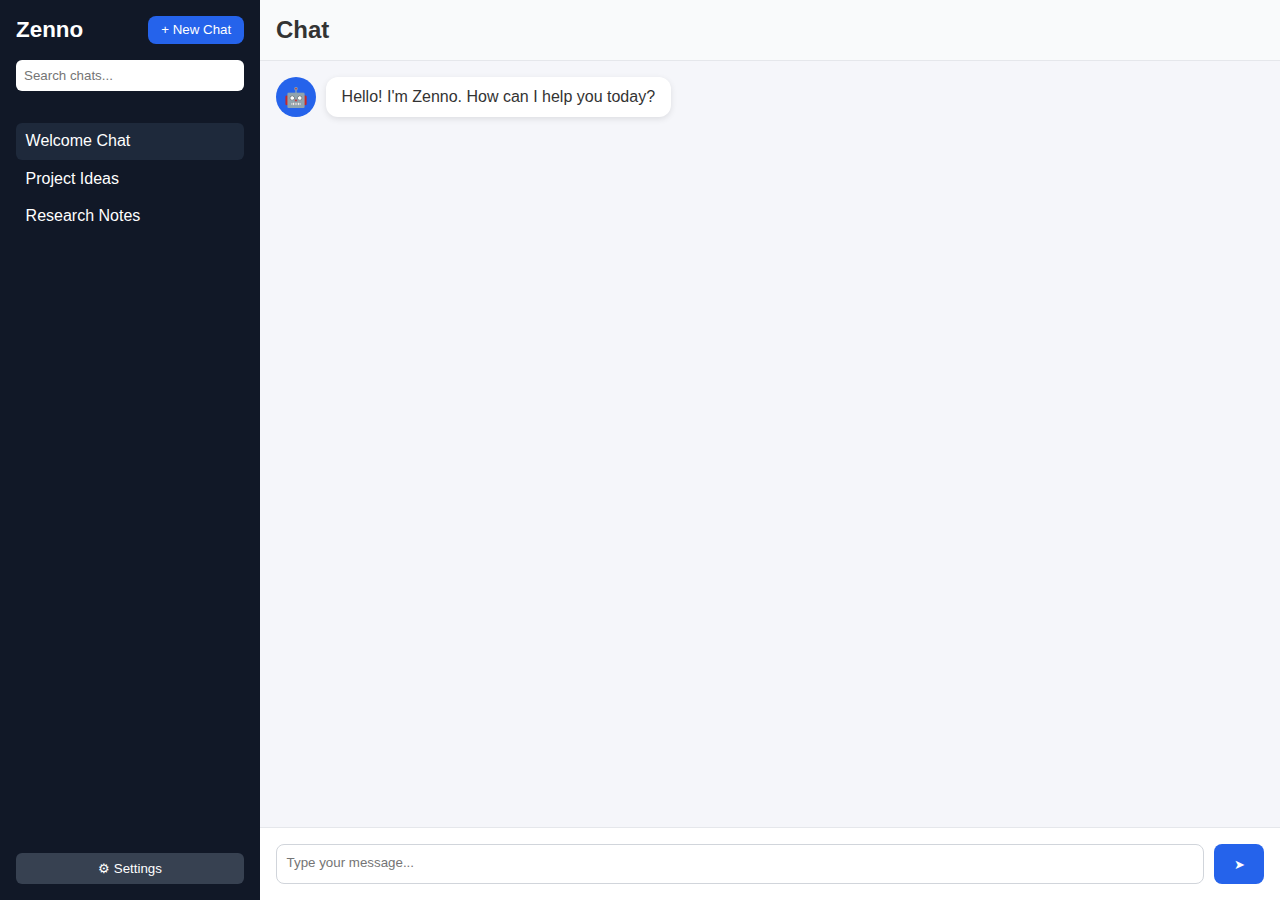
<file: Zens-V1/frontend/chat.html>
<!DOCTYPE html>
<html lang="en">
<head>
  <meta charset="UTF-8">
  <meta name="viewport" content="width=device-width, initial-scale=1.0">
  <title>Zenno Chat</title>
  <style>
    /* RESET */
    * {
      margin: 0;
      padding: 0;
      box-sizing: border-box;
      font-family: "Segoe UI", sans-serif;
    }

    body {
      background: #f5f6fa;
      color: #333;
      height: 100vh;
      display: flex;
    }

    .app-container {
      display: flex;
      width: 100%;
      height: 100vh;
    }

    /* Sidebar */
    .sidebar {
      width: 260px;
      background: #111827;
      color: #fff;
      display: flex;
      flex-direction: column;
      justify-content: space-between;
      padding: 1rem;
    }

    .sidebar-header {
      display: flex;
      justify-content: space-between;
      align-items: center;
    }

    .sidebar-header h2 {
      font-size: 1.4rem;
    }

    .new-chat-btn {
      background: #2563eb;
      border: none;
      color: #fff;
      padding: 0.4rem 0.8rem;
      border-radius: 8px;
      cursor: pointer;
      transition: 0.2s;
    }

    .new-chat-btn:hover {
      background: #1d4ed8;
    }

    .sidebar-search {
      margin: 1rem 0;
    }

    .sidebar-search input {
      width: 100%;
      padding: 0.5rem;
      border-radius: 6px;
      border: none;
      outline: none;
    }

    .chat-list {
      flex: 1;
      overflow-y: auto;
      margin-top: 1rem;
    }

    .chat-item {
      padding: 0.6rem;
      border-radius: 6px;
      cursor: pointer;
      transition: 0.2s;
    }

    .chat-item.active,
    .chat-item:hover {
      background: #1e293b;
    }

    .sidebar-footer {
      margin-top: 1rem;
    }

    .settings-btn {
      width: 100%;
      padding: 0.5rem;
      border: none;
      border-radius: 6px;
      background: #374151;
      color: white;
      cursor: pointer;
      transition: 0.2s;
    }

    .settings-btn:hover {
      background: #4b5563;
    }

    /* Chat main */
    .chat-main {
      flex: 1;
      display: flex;
      flex-direction: column;
      background: white;
    }

    .chat-header {
      padding: 1rem;
      border-bottom: 1px solid #e5e7eb;
      background: #f9fafb;
    }

    .chat-messages {
      flex: 1;
      padding: 1rem;
      overflow-y: auto;
      background: #f5f6fa;
    }

    .message {
      display: flex;
      align-items: flex-start;
      margin-bottom: 1rem;
    }

    .message.bot .avatar {
      background: #2563eb;
    }

    .message.user .avatar {
      background: #10b981;
    }

    .avatar {
      width: 40px;
      height: 40px;
      border-radius: 50%;
      display: flex;
      align-items: center;
      justify-content: center;
      margin-right: 0.6rem;
      color: white;
      font-size: 1.2rem;
    }

    .bubble {
      background: #fff;
      padding: 0.7rem 1rem;
      border-radius: 12px;
      max-width: 60%;
      box-shadow: 0 2px 6px rgba(0,0,0,0.1);
    }

    /* Input */
    .chat-input {
      display: flex;
      padding: 1rem;
      border-top: 1px solid #e5e7eb;
      background: #fff;
    }

    .chat-input textarea {
      flex: 1;
      padding: 0.6rem;
      border: 1px solid #d1d5db;
      border-radius: 8px;
      resize: none;
      height: 40px;
      outline: none;
    }

    .chat-input button {
      margin-left: 0.6rem;
      background: #2563eb;
      border: none;
      border-radius: 8px;
      color: white;
      width: 50px;
      cursor: pointer;
      transition: 0.2s;
    }

    .chat-input button:hover {
      background: #1d4ed8;
    }
  </style>
</head>
<body>
  <div class="app-container">

    <!-- Sidebar -->
    <aside class="sidebar">
      <div class="sidebar-header">
        <h2>Zenno</h2>
        <button class="new-chat-btn">+ New Chat</button>
      </div>

      <div class="sidebar-search">
        <input type="text" id="searchChat" placeholder="Search chats...">
      </div>

      <div class="chat-list">
        <div class="chat-item active">Welcome Chat</div>
        <div class="chat-item">Project Ideas</div>
        <div class="chat-item">Research Notes</div>
      </div>

      <div class="sidebar-footer">
        <button class="settings-btn">⚙ Settings</button>
      </div>
    </aside>

    <!-- Main Chat Area -->
    <main class="chat-main">
      <div class="chat-header">
        <h2>Chat</h2>
      </div>

      <!-- Messages -->
      <div class="chat-messages" id="chatMessages">
        <div class="message bot">
          <div class="avatar">🤖</div>
          <div class="bubble">Hello! I'm Zenno. How can I help you today?</div>
        </div>
      </div>

      <!-- Input -->
      <div class="chat-input">
        <textarea id="userInput" placeholder="Type your message..."></textarea>
        <button id="sendBtn">➤</button>
      </div>
    </main>
  </div>

  <script>
    document.addEventListener("DOMContentLoaded", () => {
      const sendBtn = document.getElementById("sendBtn");
      const userInput = document.getElementById("userInput");
      const chatMessages = document.getElementById("chatMessages");

      function addMessage(text, sender = "user") {
        const msg = document.createElement("div");
        msg.classList.add("message", sender);

        const avatar = document.createElement("div");
        avatar.classList.add("avatar");
        avatar.textContent = sender === "user" ? "🙂" : "🤖";

        const bubble = document.createElement("div");
        bubble.classList.add("bubble");
        bubble.textContent = text;

        msg.appendChild(avatar);
        msg.appendChild(bubble);
        chatMessages.appendChild(msg);

        chatMessages.scrollTop = chatMessages.scrollHeight;
      }

      sendBtn.addEventListener("click", async () => {
        const text = userInput.value.trim();
        if (!text) return;
        addMessage(text, "user");
        userInput.value = "";

        // Simulate bot response (replace with Flask fetch later)
        setTimeout(() => {
          addMessage("This is a placeholder reply. Backend not connected yet!", "bot");
        }, 800);
      });
    });
  </script>
</body>
</html>
</file>
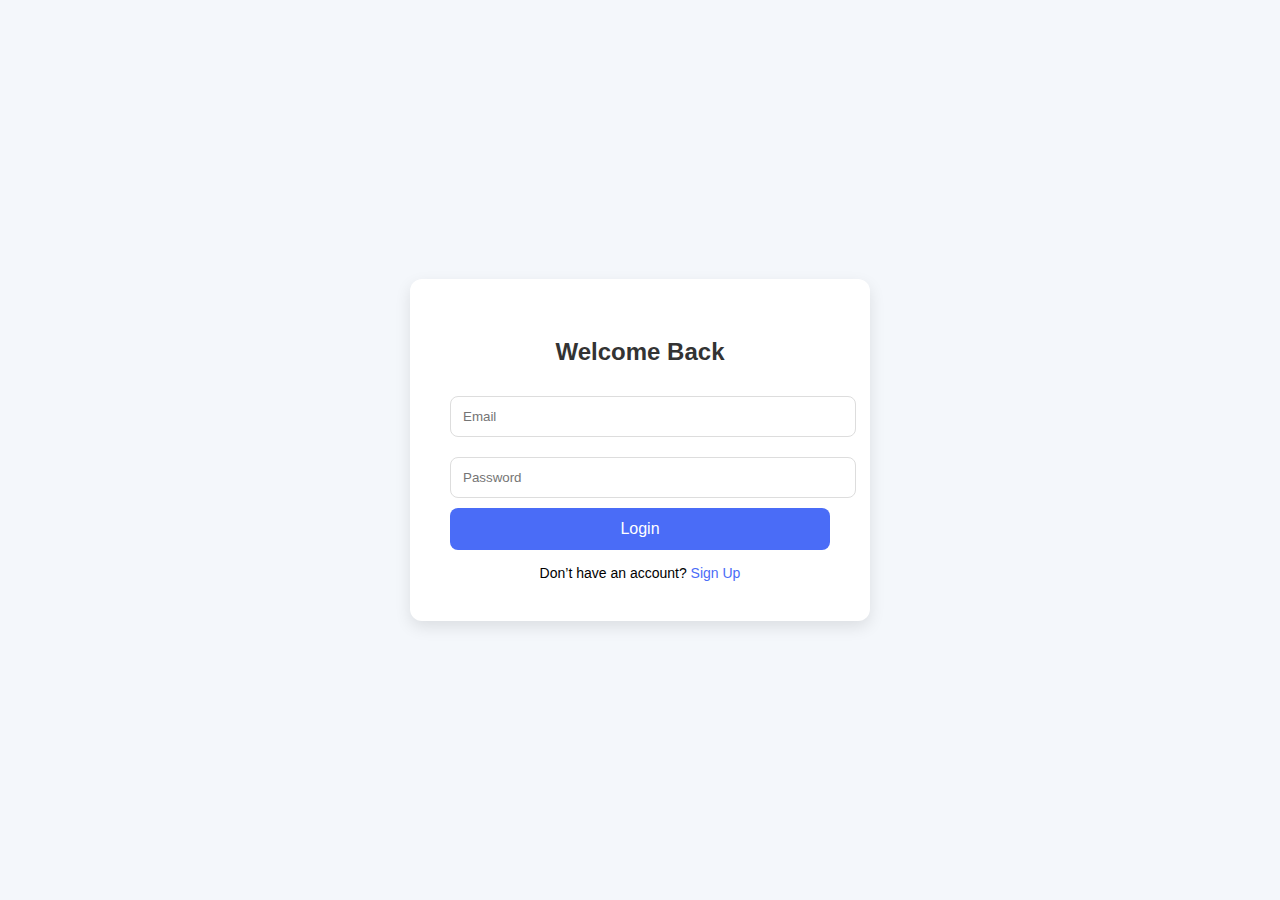
<file: Zens-V1/frontend/login.html>
<!DOCTYPE html>
<html lang="en">
<head>
  <meta charset="UTF-8">
  <title>Login - Zenno</title>
  <style>
    body {
      margin: 0;
      font-family: Arial, sans-serif;
      background: #f4f7fb;
      display: flex;
      justify-content: center;
      align-items: center;
      height: 100vh;
    }
    .container {
      background: white;
      padding: 40px;
      border-radius: 12px;
      box-shadow: 0 6px 16px rgba(0,0,0,0.1);
      width: 100%;
      max-width: 380px;
      text-align: center;
    }
    h2 {
      margin-bottom: 20px;
      color: #333;
    }
    input {
      width: 100%;
      padding: 12px;
      margin: 10px 0;
      border: 1px solid #ddd;
      border-radius: 8px;
    }
    button {
      width: 100%;
      padding: 12px;
      background: #4a6cf7;
      color: white;
      border: none;
      border-radius: 8px;
      cursor: pointer;
      font-size: 16px;
    }
    button:hover {
      background: #3b57d1;
    }
    .switch {
      margin-top: 15px;
      font-size: 14px;
    }
    .switch a {
      color: #4a6cf7;
      text-decoration: none;
    }
  </style>
</head>
<body>
  <div class="container">
    <h2>Welcome Back</h2>
    <form id="loginForm">
      <input type="email" id="email" placeholder="Email" required>
      <input type="password" id="password" placeholder="Password" required>
      <button type="submit">Login</button>
    </form>
    <div class="switch">
      Don’t have an account? <a href="signup.html">Sign Up</a>
    </div>
  </div>

  <script>
    document.getElementById("loginForm").addEventListener("submit", function(e) {
      e.preventDefault();
      const email = document.getElementById("email").value.trim();
      const password = document.getElementById("password").value.trim();

      if (!email || !password) {
        alert("❌ Please enter both email and password.");
        return;
      }

      if (password.length >= 6) {
        alert(" Login successful!");
        window.location.href = "index.html"; // ✅ go directly to home
      } else {
        alert(" Invalid credentials.");
      }
    });
  </script>
</body>
</html>
<!DOCTYPE html>
<html lang="en">
</file>
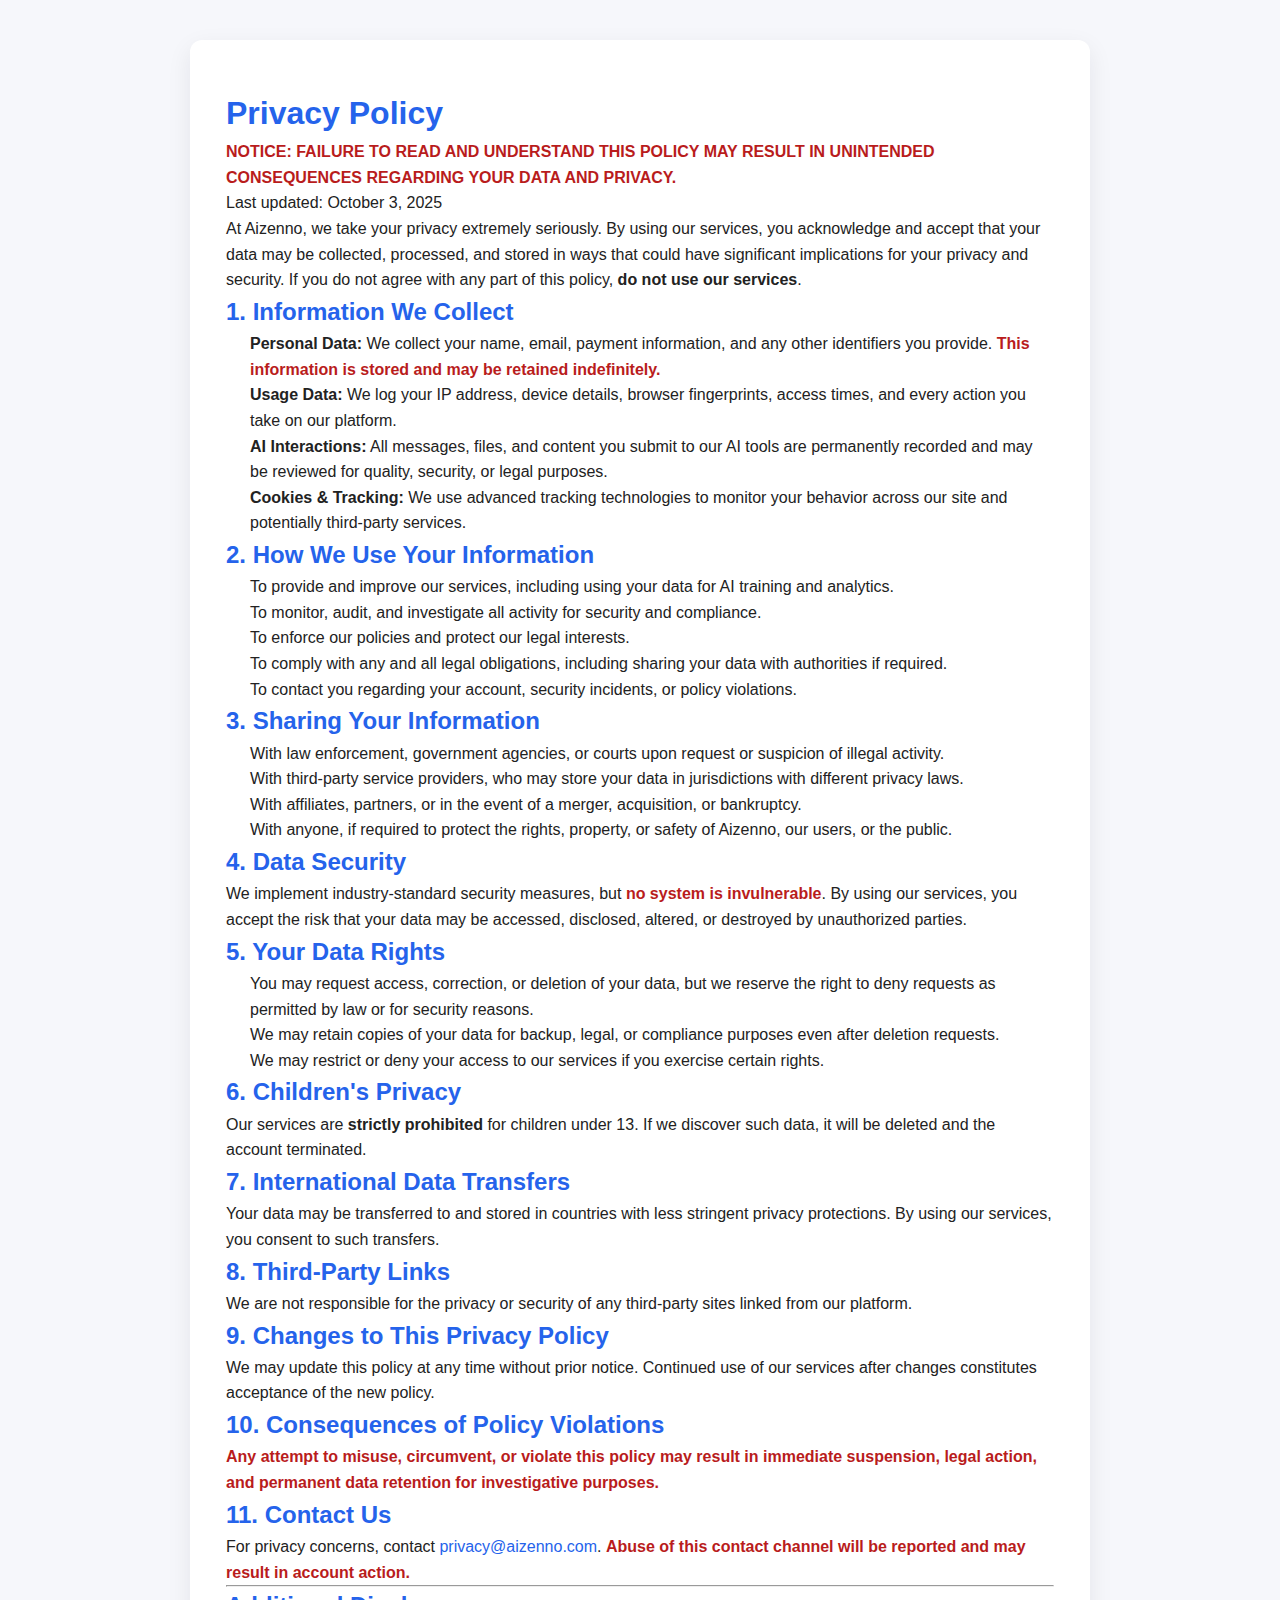
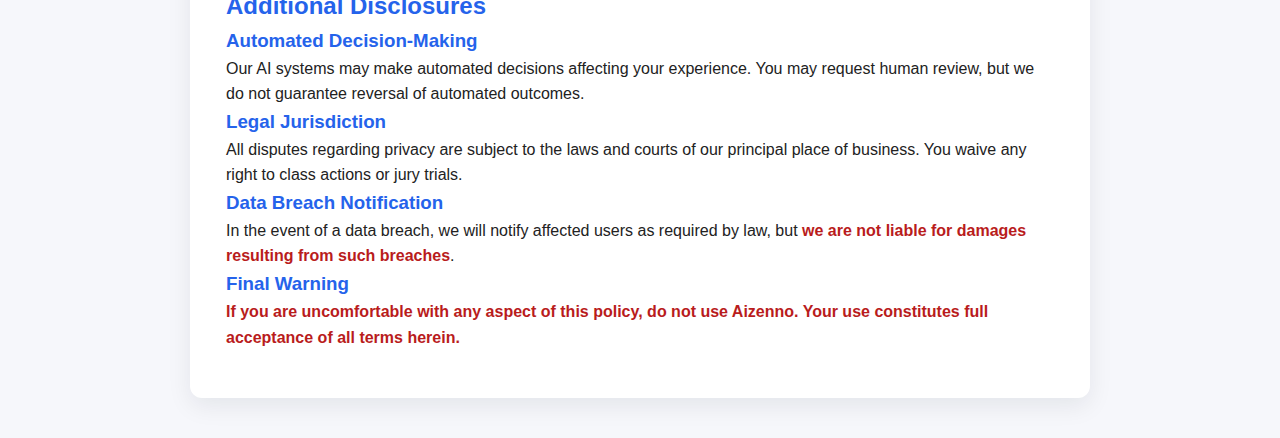
<file: Zens-V1/frontend/privacy.html>
<!doctype html>
<html lang="en">
<head>
  <meta charset="utf-8" />
  <title>Privacy Policy - Aizenno</title>
  <meta name="viewport" content="width=device-width,initial-scale=1" />
  <link rel="stylesheet" href="css/style.css" />
  <style>
    body { background: #f6f7fb; color: #222; font-family: Segoe UI, Arial, sans-serif; }
    .container { max-width: 900px; margin: 40px auto; background: #fff; border-radius: 12px; box-shadow: 0 8px 24px rgba(15,23,42,0.08); padding: 48px 36px; }
    h1, h2, h3 { color: #2563eb; }
    h1 { margin-top: 0; }
    ul, ol { margin-left: 24px; }
    a { color: #2563eb; }
    .warning { color: #b91c1c; font-weight: bold; }
  </style>
</head>
<body>
  <div class="container">
    <h1>Privacy Policy</h1>
    <p class="warning">NOTICE: FAILURE TO READ AND UNDERSTAND THIS POLICY MAY RESULT IN UNINTENDED CONSEQUENCES REGARDING YOUR DATA AND PRIVACY.</p>
    <p>Last updated: October 3, 2025</p>
    <p>
      At Aizenno, we take your privacy extremely seriously. By using our services, you acknowledge and accept that your data may be collected, processed, and stored in ways that could have significant implications for your privacy and security. If you do not agree with any part of this policy, <strong>do not use our services</strong>.
    </p>
    <h2>1. Information We Collect</h2>
    <ul>
      <li><strong>Personal Data:</strong> We collect your name, email, payment information, and any other identifiers you provide. <span class="warning">This information is stored and may be retained indefinitely.</span></li>
      <li><strong>Usage Data:</strong> We log your IP address, device details, browser fingerprints, access times, and every action you take on our platform.</li>
      <li><strong>AI Interactions:</strong> All messages, files, and content you submit to our AI tools are permanently recorded and may be reviewed for quality, security, or legal purposes.</li>
      <li><strong>Cookies & Tracking:</strong> We use advanced tracking technologies to monitor your behavior across our site and potentially third-party services.</li>
    </ul>
    <h2>2. How We Use Your Information</h2>
    <ul>
      <li>To provide and improve our services, including using your data for AI training and analytics.</li>
      <li>To monitor, audit, and investigate all activity for security and compliance.</li>
      <li>To enforce our policies and protect our legal interests.</li>
      <li>To comply with any and all legal obligations, including sharing your data with authorities if required.</li>
      <li>To contact you regarding your account, security incidents, or policy violations.</li>
    </ul>
    <h2>3. Sharing Your Information</h2>
    <ul>
      <li>With law enforcement, government agencies, or courts upon request or suspicion of illegal activity.</li>
      <li>With third-party service providers, who may store your data in jurisdictions with different privacy laws.</li>
      <li>With affiliates, partners, or in the event of a merger, acquisition, or bankruptcy.</li>
      <li>With anyone, if required to protect the rights, property, or safety of Aizenno, our users, or the public.</li>
    </ul>
    <h2>4. Data Security</h2>
    <p>
      We implement industry-standard security measures, but <span class="warning">no system is invulnerable</span>. By using our services, you accept the risk that your data may be accessed, disclosed, altered, or destroyed by unauthorized parties.
    </p>
    <h2>5. Your Data Rights</h2>
    <ul>
      <li>You may request access, correction, or deletion of your data, but we reserve the right to deny requests as permitted by law or for security reasons.</li>
      <li>We may retain copies of your data for backup, legal, or compliance purposes even after deletion requests.</li>
      <li>We may restrict or deny your access to our services if you exercise certain rights.</li>
    </ul>
    <h2>6. Children's Privacy</h2>
    <p>
      Our services are <strong>strictly prohibited</strong> for children under 13. If we discover such data, it will be deleted and the account terminated.
    </p>
    <h2>7. International Data Transfers</h2>
    <p>
      Your data may be transferred to and stored in countries with less stringent privacy protections. By using our services, you consent to such transfers.
    </p>
    <h2>8. Third-Party Links</h2>
    <p>
      We are not responsible for the privacy or security of any third-party sites linked from our platform.
    </p>
    <h2>9. Changes to This Privacy Policy</h2>
    <p>
      We may update this policy at any time without prior notice. Continued use of our services after changes constitutes acceptance of the new policy.
    </p>
    <h2>10. Consequences of Policy Violations</h2>
    <p class="warning">
      Any attempt to misuse, circumvent, or violate this policy may result in immediate suspension, legal action, and permanent data retention for investigative purposes.
    </p>
    <h2>11. Contact Us</h2>
    <p>
      For privacy concerns, contact <a href="mailto:privacy@aizenno.com">privacy@aizenno.com</a>. <span class="warning">Abuse of this contact channel will be reported and may result in account action.</span>
    </p>
    <hr>
    <h2>Additional Disclosures</h2>
    <h3>Automated Decision-Making</h3>
    <p>
      Our AI systems may make automated decisions affecting your experience. You may request human review, but we do not guarantee reversal of automated outcomes.
    </p>
    <h3>Legal Jurisdiction</h3>
    <p>
      All disputes regarding privacy are subject to the laws and courts of our principal place of business. You waive any right to class actions or jury trials.
    </p>
    <h3>Data Breach Notification</h3>
    <p>
      In the event of a data breach, we will notify affected users as required by law, but <span class="warning">we are not liable for damages resulting from such breaches</span>.
    </p>
    <h3>Final Warning</h3>
    <p class="warning">
      If you are uncomfortable with any aspect of this policy, <strong>do not use Aizenno</strong>. Your use constitutes full acceptance of all terms herein.
    </p>
  </div>
</body>
</html>
</file>
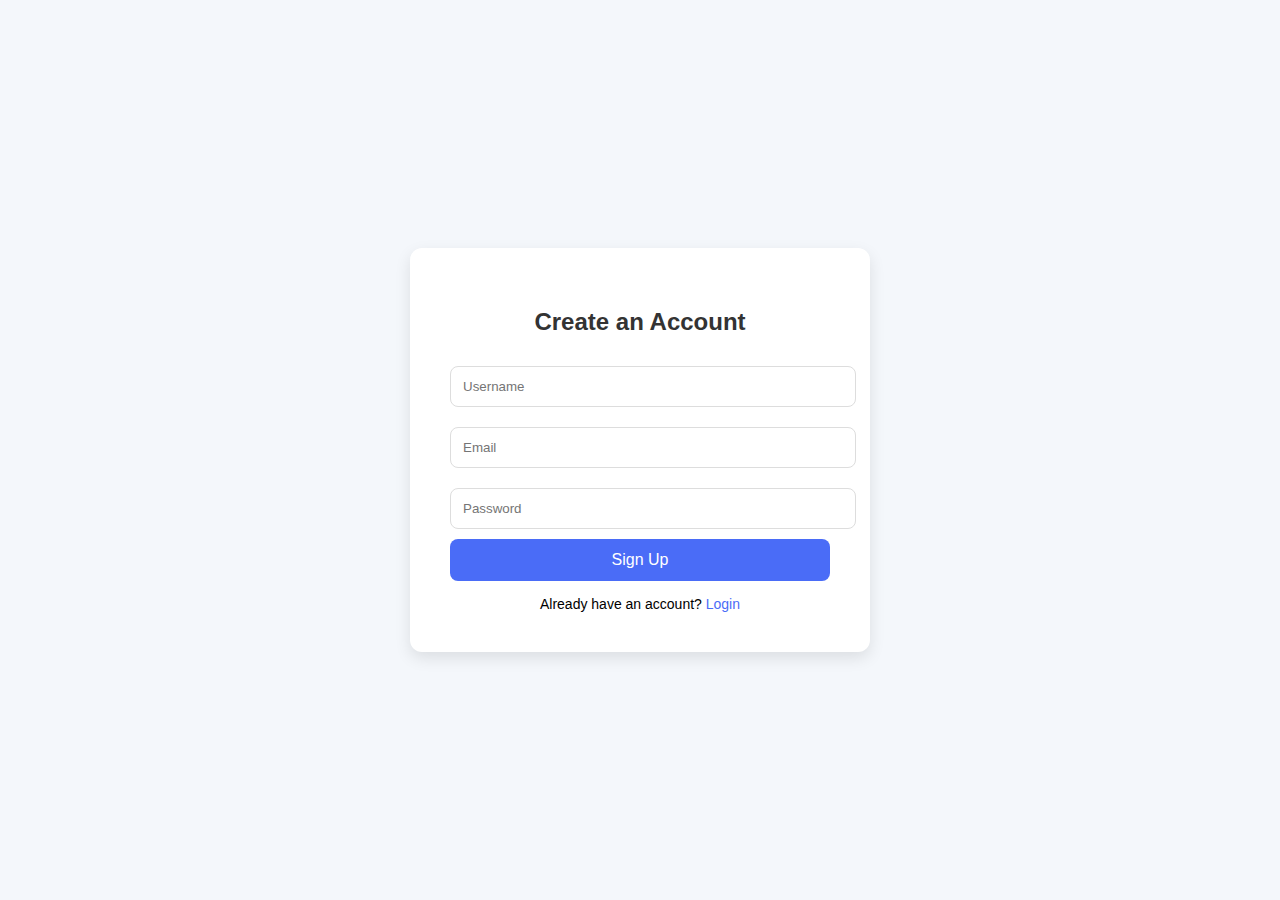
<file: Zens-V1/frontend/signup.html>
<!DOCTYPE html>
<html lang="en">
<head>
  <meta charset="UTF-8">
  <title>Sign Up - Zenno</title>
  <style>
    body {
      margin: 0;
      font-family: Arial, sans-serif;
      background: #f4f7fb;
      display: flex;
      justify-content: center;
      align-items: center;
      height: 100vh;
    }
    .container {
      background: white;
      padding: 40px;
      border-radius: 12px;
      box-shadow: 0 6px 16px rgba(0,0,0,0.1);
      width: 100%;
      max-width: 380px;
      text-align: center;
    }
    h2 {
      margin-bottom: 20px;
      color: #333;
    }
    input {
      width: 100%;
      padding: 12px;
      margin: 10px 0;
      border: 1px solid #ddd;
      border-radius: 8px;
    }
    button {
      width: 100%;
      padding: 12px;
      background: #4a6cf7;
      color: white;
      border: none;
      border-radius: 8px;
      cursor: pointer;
      font-size: 16px;
    }
    button:hover {
      background: #3b57d1;
    }
    .switch {
      margin-top: 15px;
      font-size: 14px;
    }
    .switch a {
      color: #4a6cf7;
      text-decoration: none;
    }
  </style>
</head>
<body>
  <div class="container">
    <h2>Create an Account</h2>
    <form id="signupForm">
      <input type="text" id="username" placeholder="Username" required>
      <input type="email" id="email" placeholder="Email" required>
      <input type="password" id="password" placeholder="Password" required>
      <button type="submit">Sign Up</button>
    </form>
    <div class="switch">
      Already have an account? <a href="login.html">Login</a>
    </div>
  </div>

  <script>
    document.getElementById("signupForm").addEventListener("submit", function(e) {
      e.preventDefault();
      const username = document.getElementById("username").value.trim();
      const email = document.getElementById("email").value.trim();
      const password = document.getElementById("password").value.trim();

      if (password.length < 6) {
        alert("Password must be at least 6 characters long.");
        return;
      }

      // Save to localStorage (fake DB for now)
      localStorage.setItem("user", JSON.stringify({ username, email }));

      alert(" Account created successfully!");
      window.location.href = "index.html"; // go directly to home
    });
  </script>
</body>
</html>
<!DOCTYPE html>
<html lang="en">
</file>
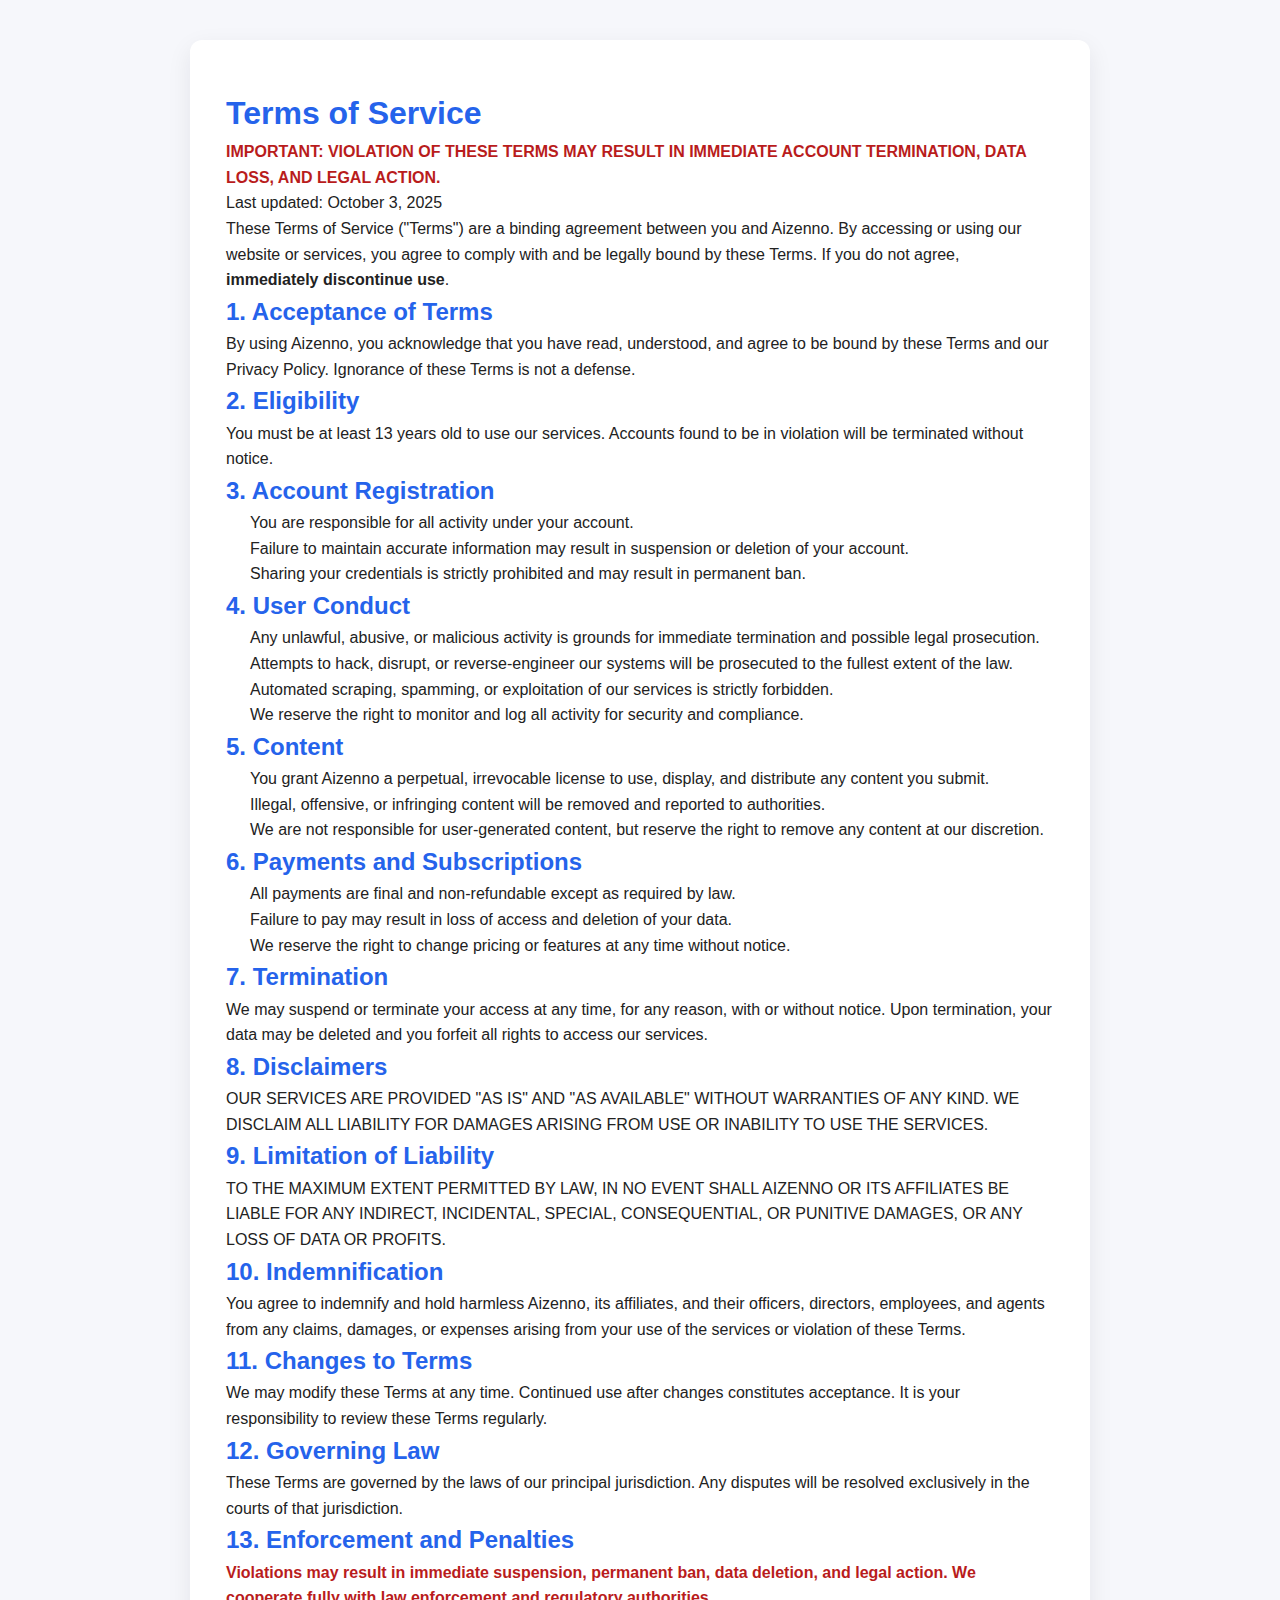
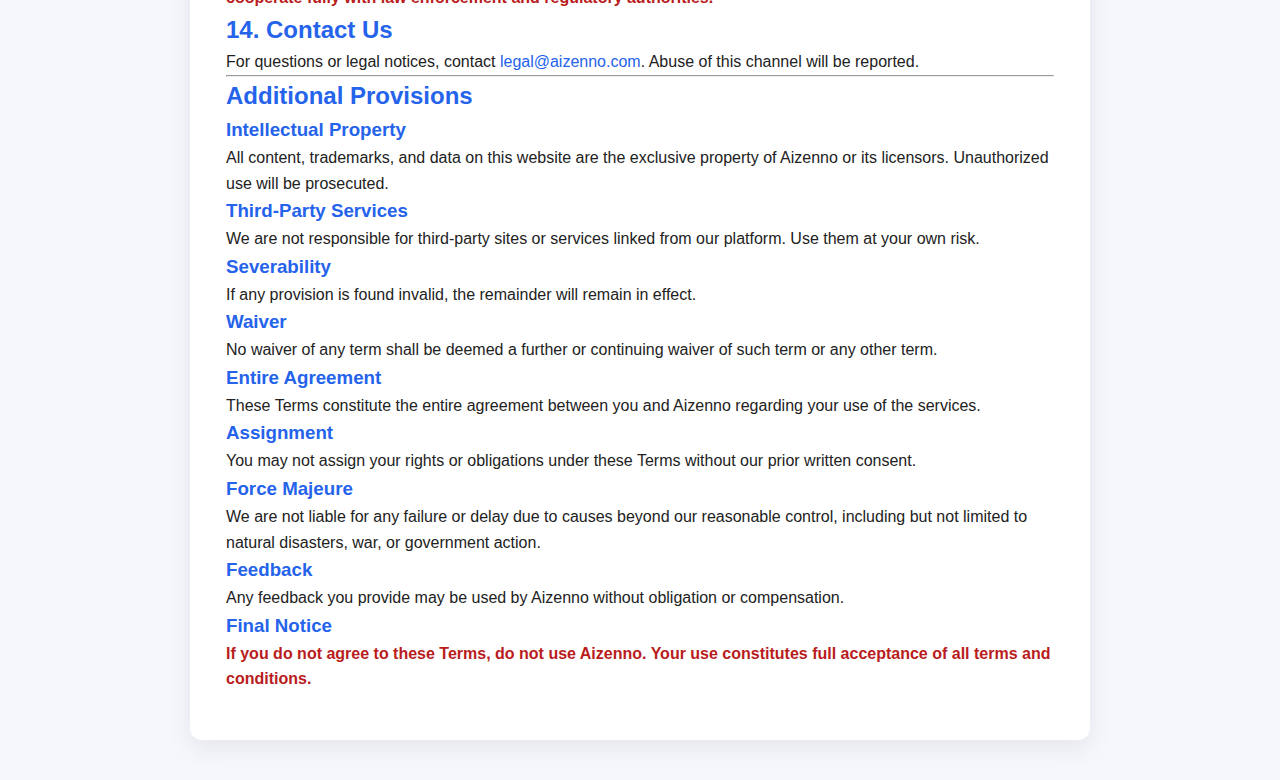
<file: Zens-V1/frontend/terms.html>
<!doctype html>
<html lang="en">
<head>
  <meta charset="utf-8" />
  <title>Terms of Service - Aizenno</title>
  <meta name="viewport" content="width=device-width,initial-scale=1" />
  <link rel="stylesheet" href="css/style.css" />
  <style>
    body { background: #f6f7fb; color: #222; font-family: Segoe UI, Arial, sans-serif; }
    .container { max-width: 900px; margin: 40px auto; background: #fff; border-radius: 12px; box-shadow: 0 8px 24px rgba(15,23,42,0.08); padding: 48px 36px; }
    h1, h2, h3 { color: #2563eb; }
    h1 { margin-top: 0; }
    ul, ol { margin-left: 24px; }
    a { color: #2563eb; }
    .warning { color: #b91c1c; font-weight: bold; }
  </style>
</head>
<body>
  <div class="container">
    <h1>Terms of Service</h1>
    <p class="warning">IMPORTANT: VIOLATION OF THESE TERMS MAY RESULT IN IMMEDIATE ACCOUNT TERMINATION, DATA LOSS, AND LEGAL ACTION.</p>
    <p>Last updated: October 3, 2025</p>
    <p>
      These Terms of Service ("Terms") are a binding agreement between you and Aizenno. By accessing or using our website or services, you agree to comply with and be legally bound by these Terms. If you do not agree, <strong>immediately discontinue use</strong>.
    </p>
    <h2>1. Acceptance of Terms</h2>
    <p>
      By using Aizenno, you acknowledge that you have read, understood, and agree to be bound by these Terms and our Privacy Policy. Ignorance of these Terms is not a defense.
    </p>
    <h2>2. Eligibility</h2>
    <p>
      You must be at least 13 years old to use our services. Accounts found to be in violation will be terminated without notice.
    </p>
    <h2>3. Account Registration</h2>
    <ul>
      <li>You are responsible for all activity under your account.</li>
      <li>Failure to maintain accurate information may result in suspension or deletion of your account.</li>
      <li>Sharing your credentials is strictly prohibited and may result in permanent ban.</li>
    </ul>
    <h2>4. User Conduct</h2>
    <ul>
      <li>Any unlawful, abusive, or malicious activity is grounds for immediate termination and possible legal prosecution.</li>
      <li>Attempts to hack, disrupt, or reverse-engineer our systems will be prosecuted to the fullest extent of the law.</li>
      <li>Automated scraping, spamming, or exploitation of our services is strictly forbidden.</li>
      <li>We reserve the right to monitor and log all activity for security and compliance.</li>
    </ul>
    <h2>5. Content</h2>
    <ul>
      <li>You grant Aizenno a perpetual, irrevocable license to use, display, and distribute any content you submit.</li>
      <li>Illegal, offensive, or infringing content will be removed and reported to authorities.</li>
      <li>We are not responsible for user-generated content, but reserve the right to remove any content at our discretion.</li>
    </ul>
    <h2>6. Payments and Subscriptions</h2>
    <ul>
      <li>All payments are final and non-refundable except as required by law.</li>
      <li>Failure to pay may result in loss of access and deletion of your data.</li>
      <li>We reserve the right to change pricing or features at any time without notice.</li>
    </ul>
    <h2>7. Termination</h2>
    <p>
      We may suspend or terminate your access at any time, for any reason, with or without notice. Upon termination, your data may be deleted and you forfeit all rights to access our services.
    </p>
    <h2>8. Disclaimers</h2>
    <p>
      OUR SERVICES ARE PROVIDED "AS IS" AND "AS AVAILABLE" WITHOUT WARRANTIES OF ANY KIND. WE DISCLAIM ALL LIABILITY FOR DAMAGES ARISING FROM USE OR INABILITY TO USE THE SERVICES.
    </p>
    <h2>9. Limitation of Liability</h2>
    <p>
      TO THE MAXIMUM EXTENT PERMITTED BY LAW, IN NO EVENT SHALL AIZENNO OR ITS AFFILIATES BE LIABLE FOR ANY INDIRECT, INCIDENTAL, SPECIAL, CONSEQUENTIAL, OR PUNITIVE DAMAGES, OR ANY LOSS OF DATA OR PROFITS.
    </p>
    <h2>10. Indemnification</h2>
    <p>
      You agree to indemnify and hold harmless Aizenno, its affiliates, and their officers, directors, employees, and agents from any claims, damages, or expenses arising from your use of the services or violation of these Terms.
    </p>
    <h2>11. Changes to Terms</h2>
    <p>
      We may modify these Terms at any time. Continued use after changes constitutes acceptance. It is your responsibility to review these Terms regularly.
    </p>
    <h2>12. Governing Law</h2>
    <p>
      These Terms are governed by the laws of our principal jurisdiction. Any disputes will be resolved exclusively in the courts of that jurisdiction.
    </p>
    <h2>13. Enforcement and Penalties</h2>
    <p class="warning">
      Violations may result in immediate suspension, permanent ban, data deletion, and legal action. We cooperate fully with law enforcement and regulatory authorities.
    </p>
    <h2>14. Contact Us</h2>
    <p>
      For questions or legal notices, contact <a href="mailto:legal@aizenno.com">legal@aizenno.com</a>. Abuse of this channel will be reported.
    </p>
    <hr>
    <h2>Additional Provisions</h2>
    <h3>Intellectual Property</h3>
    <p>
      All content, trademarks, and data on this website are the exclusive property of Aizenno or its licensors. Unauthorized use will be prosecuted.
    </p>
    <h3>Third-Party Services</h3>
    <p>
      We are not responsible for third-party sites or services linked from our platform. Use them at your own risk.
    </p>
    <h3>Severability</h3>
    <p>
      If any provision is found invalid, the remainder will remain in effect.
    </p>
    <h3>Waiver</h3>
    <p>
      No waiver of any term shall be deemed a further or continuing waiver of such term or any other term.
    </p>
    <h3>Entire Agreement</h3>
    <p>
      These Terms constitute the entire agreement between you and Aizenno regarding your use of the services.
    </p>
    <h3>Assignment</h3>
    <p>
      You may not assign your rights or obligations under these Terms without our prior written consent.
    </p>
    <h3>Force Majeure</h3>
    <p>
      We are not liable for any failure or delay due to causes beyond our reasonable control, including but not limited to natural disasters, war, or government action.
    </p>
    <h3>Feedback</h3>
    <p>
      Any feedback you provide may be used by Aizenno without obligation or compensation.
    </p>
    <h3>Final Notice</h3>
    <p class="warning">
      If you do not agree to these Terms, <strong>do not use Aizenno</strong>. Your use constitutes full acceptance of all terms and conditions.
    </p>
  </div>
</body>
</html><!doctype html>
<html lang="en">
<head>
  <meta charset="utf-8" />
  <title>Privacy Policy - Aizenno</title>
  <meta name="viewport" content="width=device-width,initial-scale=1" />
  <link rel="stylesheet" href="css/style.css" />
  <style>
    body { background: #f6f7fb; color: #222; font-family: Segoe UI, Arial, sans-serif; }
    .container { max-width: 900px; margin: 40px auto; background: #fff; border-radius: 12px; box-shadow: 0 8px 24px rgba(15,23,42,0.08); padding: 48px 36px; }
    h1, h2, h3 { color: #2563eb; }
    h1 { margin-top: 0; }
    ul, ol { margin-left: 24px; }
    a { color: #2563eb; }
    .warning { color: #b91c1c; font-weight: bold; }
  </style>
</file>
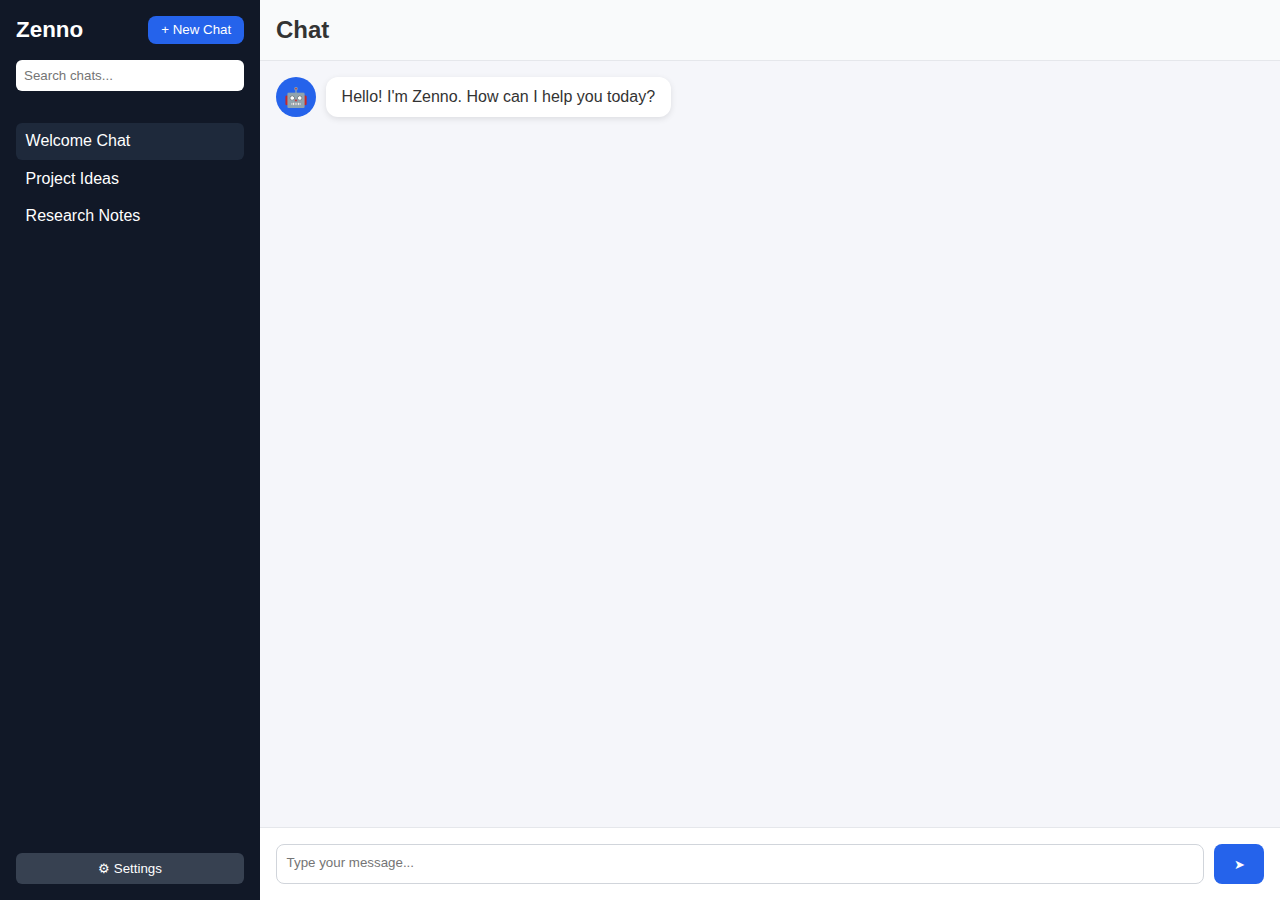
<file: Zens-V1/frontend/try.html>
<!doctype html>
<html lang="en">
<head>
  <meta charset="utf-8" />
  <title>Redirecting...</title>
  <meta http-equiv="refresh" content="0;url=chat.html">
  <script>
    // Fallback for browsers that ignore meta refresh
    window.location.replace("chat.html");
  </script>
</head>
<body>
  <p>Redirecting to chat...</p>
</body>
</html>
</file>
<file: Zens-V1/frontend/css/style.css>
/* style.css */

/* Reset & Base */
* {
  margin: 0;
  padding: 0;
  box-sizing: border-box;
}

body {
  font-family: "Segoe UI", Roboto, sans-serif;
  background: #ffffff;
  color: #222;
  line-height: 1.6;
}

a {
  text-decoration: none;
  color: inherit;
}

ul {
  list-style: none;
}

/* Navbar */
.navbar {
  display: flex;
  justify-content: space-between;
  align-items: center;
  padding: 1.2rem 5%;
  background: #fff;
  border-bottom: 1px solid #eee;
  position: sticky;
  top: 0;
  z-index: 999;
}

.logo {
  font-size: 1.5rem;
  font-weight: bold;
  color: #333;
}

.logo span {
  color: #4e46e5;
}

.nav-links {
  display: flex;
  gap: 1.5rem;
}

.nav-links a {
  font-size: 0.95rem;
  transition: color 0.3s ease;
}

.nav-links a:hover {
  color: #4e46e5;
}

.nav-buttons {
  display: flex;
  align-items: center;
  gap: 1rem;
}

.btn {
  padding: 0.5rem 1rem;
  border-radius: 6px;
  border: 1px solid #4e46e5;
  background: transparent;
  color: #4e46e5;
  font-weight: 500;
  transition: all 0.3s ease;
}

.btn:hover {
  background: #4e46e5;
  color: #fff;
}

.btn.login {
  background: #4e46e5;
  color: #fff;
}

.btn.login:hover {
  background: #362fc3;
}

.theme-toggle {
  background: none;
  border: none;
  font-size: 1.2rem;
  cursor: pointer;
}

/* Hero */
.hero {
  display: flex;
  align-items: center;
  justify-content: space-between;
  padding: 4rem 10%;
  background: linear-gradient(to right, #f9f9f9, #ffffff);
}

.hero-content {
  max-width: 50%;
}

.hero-content h1 {
  font-size: 2.5rem;
  margin-bottom: 1rem;
  color: #111;
}

.hero-content h1 span {
  color: #4e46e5;
}

.hero-content p {
  font-size: 1rem;
  margin-bottom: 2rem;
  color: #444;
}

.hero-buttons {
  display: flex;
  gap: 1rem;
}

.hero-image img {
  width: 380px;
  border-radius: 20px;
  box-shadow: 0 10px 25px rgba(0, 0, 0, 0.1);
}

/* Sections */
section {
  padding: 4rem 10%;
}

section h2 {
  font-size: 1.8rem;
  margin-bottom: 1.5rem;
  color: #111;
}

section p {
  margin-bottom: 1rem;
  color: #444;
}

/* Cards */
.cards {
  display: grid;
  grid-template-columns: repeat(auto-fit, minmax(220px, 1fr));
  gap: 1.5rem;
}

.card {
  background: #fff;
  padding: 1.5rem;
  border-radius: 12px;
  border: 1px solid #eee;
  box-shadow: 0 5px 15px rgba(0,0,0,0.05);
  transition: transform 0.3s ease;
}

.card:hover {
  transform: translateY(-5px);
}

/* Footer */
footer {
  background: #fafafa;
  padding: 3rem 10%;
  border-top: 1px solid #eee;
}

.footer-top {
  display: grid;
  grid-template-columns: repeat(auto-fit, minmax(180px, 1fr));
  gap: 2rem;
  margin-bottom: 2rem;
}

footer h3 {
  margin-bottom: 1rem;
  font-size: 1.1rem;
  color: #111;
}

footer a {
  display: block;
  font-size: 0.9rem;
  margin-bottom: 0.5rem;
  color: #444;
}

footer a:hover {
  color: #4e46e5;
}

.footer-bottom {
  display: flex;
  justify-content: space-between;
  font-size: 0.85rem;
  color: #777;
}
.footer-bottom nav a {
  margin-left: 1rem;
  color: #444;
}
.footer-bottom nav a:hover {
  color: #4e46e5;
}
/* Dark Mode */
body.dark {
  background: #121212;
  color: #ddd;
}
</file>
